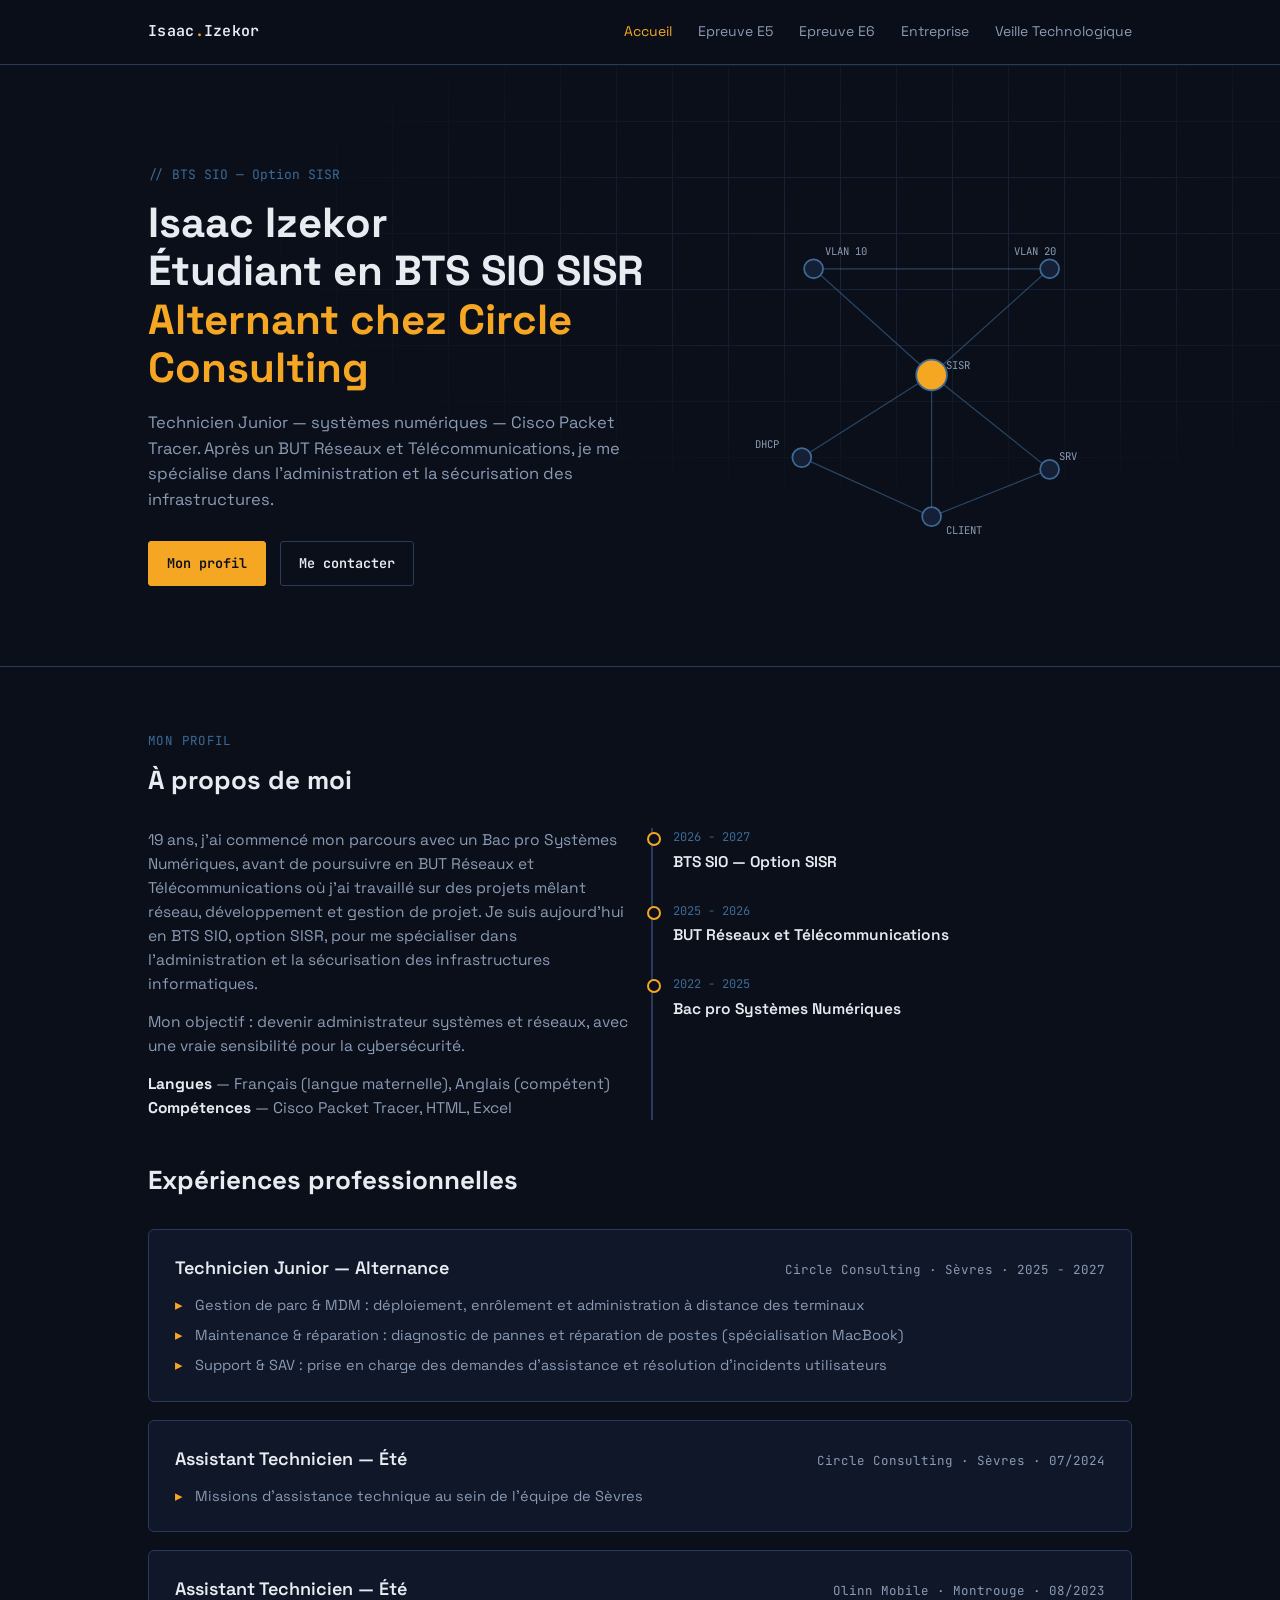
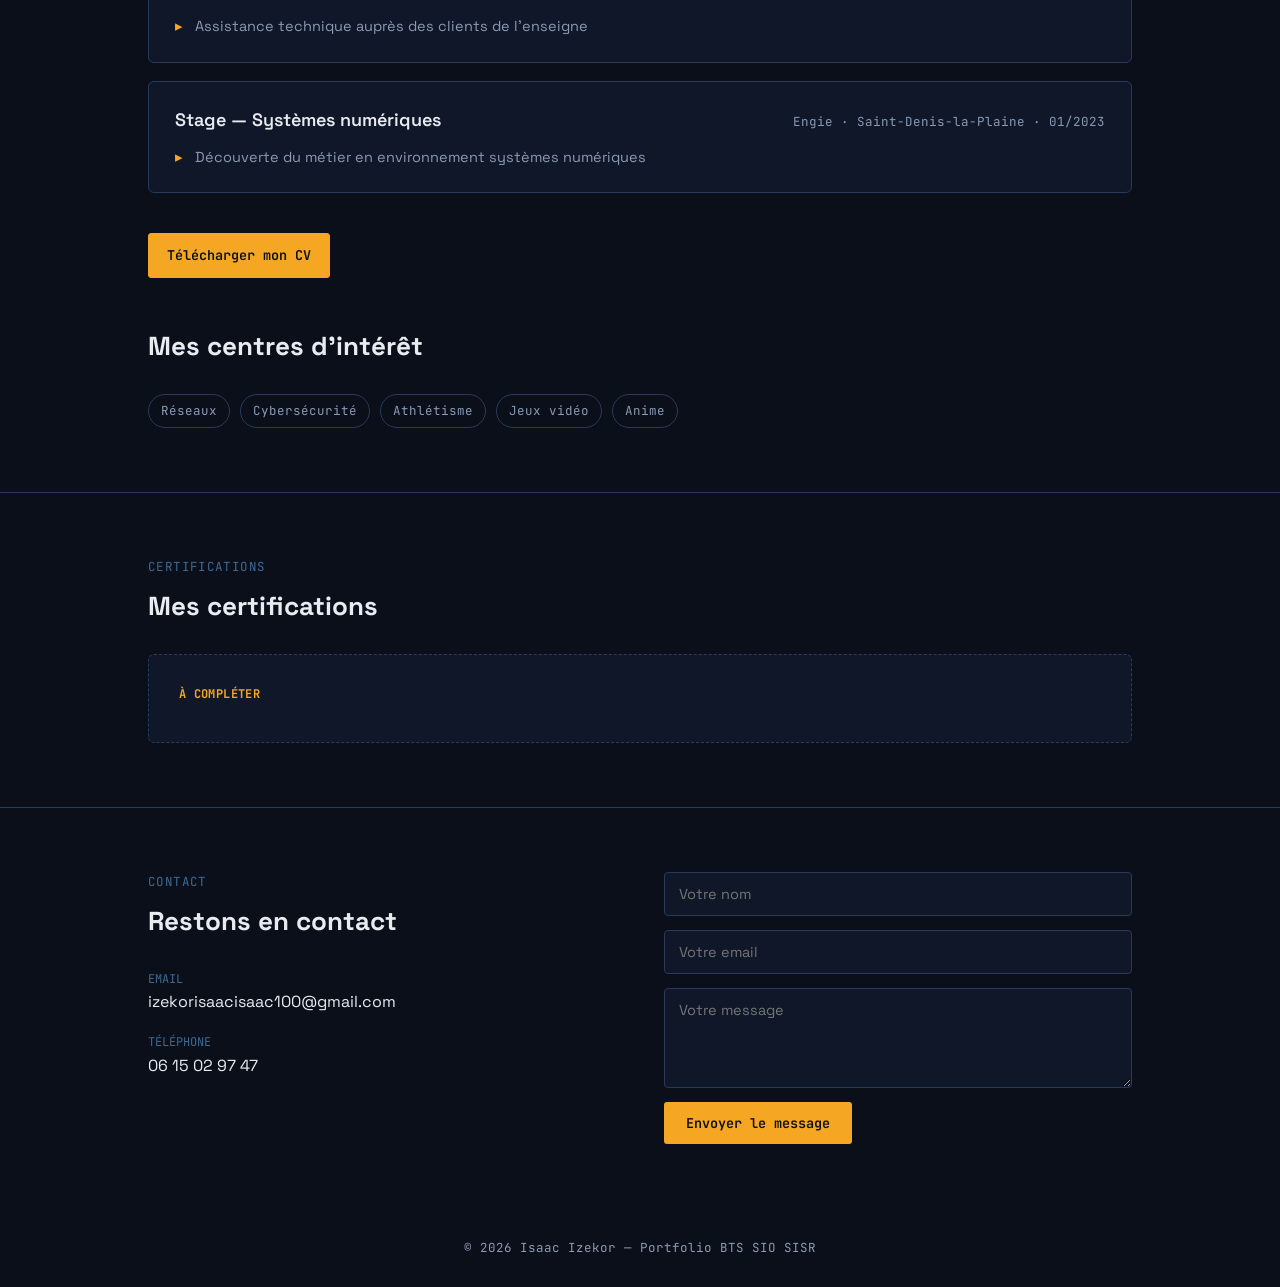
<file: index.html>
<!DOCTYPE html>
<html lang="fr">
<head>
<meta charset="UTF-8">
<meta name="viewport" content="width=device-width, initial-scale=1">
<title>Isaac Izekor — Portfolio BTS SIO SISR</title>
<link rel="preconnect" href="https://fonts.googleapis.com">
<link rel="preconnect" href="https://fonts.gstatic.com" crossorigin>
<link href="https://fonts.googleapis.com/css2?family=Space+Grotesk:wght@400;500;600;700&family=JetBrains+Mono:wght@400;500;600&display=swap" rel="stylesheet">
<link rel="stylesheet" href="style.css">
<style>
.hero{position:relative;padding:100px 0 80px;overflow:hidden;border-bottom:1px solid var(--line);}
.hero-grid{position:absolute;inset:0;opacity:.5;background-image:linear-gradient(to right, var(--line) 1px, transparent 1px),linear-gradient(to bottom, var(--line) 1px, transparent 1px);background-size:56px 56px;mask-image:radial-gradient(ellipse 70% 60% at 70% 30%, black 10%, transparent 75%);}
.hero-inner{position:relative;display:grid;grid-template-columns:1.15fr 0.85fr;gap:40px;align-items:center;}
.hero h1{font-size:42px;}
.hero h1 em{font-style:normal;color:var(--signal);}
.hero p{color:var(--ink-dim);font-size:16.5px;max-width:46ch;margin:18px 0 28px;}
.cta-row{display:flex;gap:14px;flex-wrap:wrap;}
.node-diagram{width:100%;height:auto;}
.node-diagram circle.core{fill:var(--signal);}
.node-diagram circle{fill:var(--navy-800);stroke:var(--wire);stroke-width:1.5;}
.node-diagram line{stroke:var(--wire);stroke-width:1;opacity:.6;}
.node-diagram text{font-family:var(--font-mono);font-size:9px;fill:var(--ink-dim);}
.interests{display:flex;flex-wrap:wrap;gap:10px;}
.interests span{font-family:var(--font-mono);font-size:12.5px;border:1px solid var(--line);color:var(--ink-dim);padding:6px 12px;border-radius:999px;}
</style>
</head>
<body>

<header>
  <nav class="wrap">
    <a class="brand" href="index.html">Isaac<span>.</span>Izekor</a>
    <ul class="navlinks" id="navlinks">
      <li><a href="index.html" class="active">Accueil</a></li>
      <li><a href="e5.html">Epreuve E5</a></li>
      <li><a href="e6.html">Epreuve E6</a></li>
      <li><a href="entreprise.html">Entreprise</a></li>
      <li><a href="veille.html">Veille Technologique</a></li>
    </ul>
    <button class="navtoggle" id="navtoggle" aria-label="Menu">☰</button>
  </nav>
</header>

<section class="hero">
  <div class="hero-grid"></div>
  <div class="wrap hero-inner">
    <div>
      <div class="eyebrow">// BTS SIO — Option SISR</div>
      <h1>Isaac Izekor<br>Étudiant en BTS SIO SISR<br><em>Alternant chez Circle Consulting</em></h1>
      <p>Technicien Junior — systèmes numériques — Cisco Packet Tracer. Après un BUT Réseaux et Télécommunications, je me spécialise dans l'administration et la sécurisation des infrastructures.</p>
      <div class="cta-row">
        <a href="#profil" class="btn btn-primary">Mon profil</a>
        <a href="#contact" class="btn btn-ghost">Me contacter</a>
      </div>
    </div>
    <svg class="node-diagram" viewBox="0 0 340 300" xmlns="http://www.w3.org/2000/svg">
      <line x1="170" y1="150" x2="70" y2="60"></line>
      <line x1="170" y1="150" x2="270" y2="60"></line>
      <line x1="170" y1="150" x2="60" y2="220"></line>
      <line x1="170" y1="150" x2="270" y2="230"></line>
      <line x1="170" y1="150" x2="170" y2="270"></line>
      <line x1="70" y1="60" x2="270" y2="60"></line>
      <line x1="60" y1="220" x2="170" y2="270"></line>
      <line x1="270" y1="230" x2="170" y2="270"></line>
      <circle class="core" cx="170" cy="150" r="13"></circle>
      <circle cx="70" cy="60" r="8"></circle>
      <circle cx="270" cy="60" r="8"></circle>
      <circle cx="60" cy="220" r="8"></circle>
      <circle cx="270" cy="230" r="8"></circle>
      <circle cx="170" cy="270" r="8"></circle>
      <text x="182" y="145">SISR</text>
      <text x="80" y="48">VLAN 10</text>
      <text x="240" y="48">VLAN 20</text>
      <text x="20" y="212">DHCP</text>
      <text x="278" y="222">SRV</text>
      <text x="182" y="285">CLIENT</text>
    </svg>
  </div>
</section>

<section id="profil">
  <div class="wrap">
    <div class="kicker">MON PROFIL</div>
    <h2>À propos de moi</h2>
    <div class="card-grid" style="margin-bottom:40px;">
      <div>
        <p style="color:var(--ink-dim);font-size:15.5px;margin-bottom:14px;">19 ans, j'ai commencé mon parcours avec un Bac pro Systèmes Numériques, avant de poursuivre en BUT Réseaux et Télécommunications où j'ai travaillé sur des projets mêlant réseau, développement et gestion de projet. Je suis aujourd'hui en BTS SIO, option SISR, pour me spécialiser dans l'administration et la sécurisation des infrastructures informatiques.</p>
        <p style="color:var(--ink-dim);font-size:15.5px;">Mon objectif : devenir administrateur systèmes et réseaux, avec une vraie sensibilité pour la cybersécurité.</p>
        <p style="color:var(--ink-dim);font-size:15.5px;margin-top:14px;"><strong style="color:var(--ink);">Langues</strong> — Français (langue maternelle), Anglais (compétent)<br><strong style="color:var(--ink);">Compétences</strong> — Cisco Packet Tracer, HTML, Excel</p>
      </div>
      <div class="timeline">
        <div class="tl-item">
          <div class="tl-date">2026 - 2027</div>
          <div class="tl-title">BTS SIO — Option SISR</div>
        </div>
        <div class="tl-item">
          <div class="tl-date">2025 - 2026</div>
          <div class="tl-title">BUT Réseaux et Télécommunications</div>
        </div>
        <div class="tl-item">
          <div class="tl-date">2022 - 2025</div>
          <div class="tl-title">Bac pro Systèmes Numériques</div>
        </div>
      </div>
    </div>

    <h2>Expériences professionnelles</h2>
    <div style="display:grid;gap:18px;margin-bottom:40px;">
      <div class="exp-card">
        <div class="exp-head"><h3>Technicien Junior — Alternance</h3><span>Circle Consulting · Sèvres · 2025 - 2027</span></div>
        <ul>
          <li>Gestion de parc &amp; MDM : déploiement, enrôlement et administration à distance des terminaux</li>
          <li>Maintenance &amp; réparation : diagnostic de pannes et réparation de postes (spécialisation MacBook)</li>
          <li>Support &amp; SAV : prise en charge des demandes d'assistance et résolution d'incidents utilisateurs</li>
        </ul>
      </div>
      <div class="exp-card">
        <div class="exp-head"><h3>Assistant Technicien — Été</h3><span>Circle Consulting · Sèvres · 07/2024</span></div>
        <ul><li>Missions d'assistance technique au sein de l'équipe de Sèvres</li></ul>
      </div>
      <div class="exp-card">
        <div class="exp-head"><h3>Assistant Technicien — Été</h3><span>Olinn Mobile · Montrouge · 08/2023</span></div>
        <ul><li>Assistance technique auprès des clients de l'enseigne</li></ul>
      </div>
      <div class="exp-card">
        <div class="exp-head"><h3>Stage — Systèmes numériques</h3><span>Engie · Saint-Denis-la-Plaine · 01/2023</span></div>
        <ul><li>Découverte du métier en environnement systèmes numériques</li></ul>
      </div>
    </div>

    <a href="CV_Isaac_Izekor.pdf" target="_blank" rel="noopener" class="btn btn-primary">Télécharger mon CV</a>

    <h2 style="margin-top:48px;">Mes centres d'intérêt</h2>
    <div class="interests">
      <span>Réseaux</span><span>Cybersécurité</span><span>Athlétisme</span><span>Jeux vidéo</span><span>Anime</span>
    </div>
  </div>
</section>

<section id="certifications">
  <div class="wrap">
    <div class="kicker">CERTIFICATIONS</div>
    <h2>Mes certifications</h2>
    <div class="placeholder">
      <strong>À COMPLÉTER</strong>
      
    </div>
  </div>
</section>

<section id="contact" style="border-bottom:none;">
  <div class="wrap contact-grid">
    <div>
      <div class="kicker">CONTACT</div>
      <h2>Restons en contact</h2>
      <div class="contact-list">
        <div class="contact-item"><span class="contact-label">EMAIL</span><span class="contact-value"><a href="mailto:izekorisaacisaac100@gmail.com">izekorisaacisaac100@gmail.com</a></span></div>
        <div class="contact-item"><span class="contact-label">TÉLÉPHONE</span><span class="contact-value"><a href="tel:+33615029747">06 15 02 97 47</a></span></div>
      </div>
    </div>
    <form onsubmit="event.preventDefault(); window.location.href='mailto:izekorisaacisaac100@gmail.com?subject=Contact depuis le portfolio&body='+encodeURIComponent(document.getElementById('msg').value + ' — ' + document.getElementById('from').value);">
      <input type="text" placeholder="Votre nom" required>
      <input type="email" id="from" placeholder="Votre email" required>
      <textarea id="msg" placeholder="Votre message" required></textarea>
      <button type="submit">Envoyer le message</button>
    </form>
  </div>
</section>

<footer>© 2026 Isaac Izekor — Portfolio BTS SIO SISR</footer>

<script>
document.getElementById('navtoggle').addEventListener('click', function(){document.getElementById('navlinks').classList.toggle('open');});
document.querySelectorAll('.navlinks a').forEach(function(a){a.addEventListener('click', function(){document.getElementById('navlinks').classList.remove('open');});});
</script>
</body>
</html>
</file>
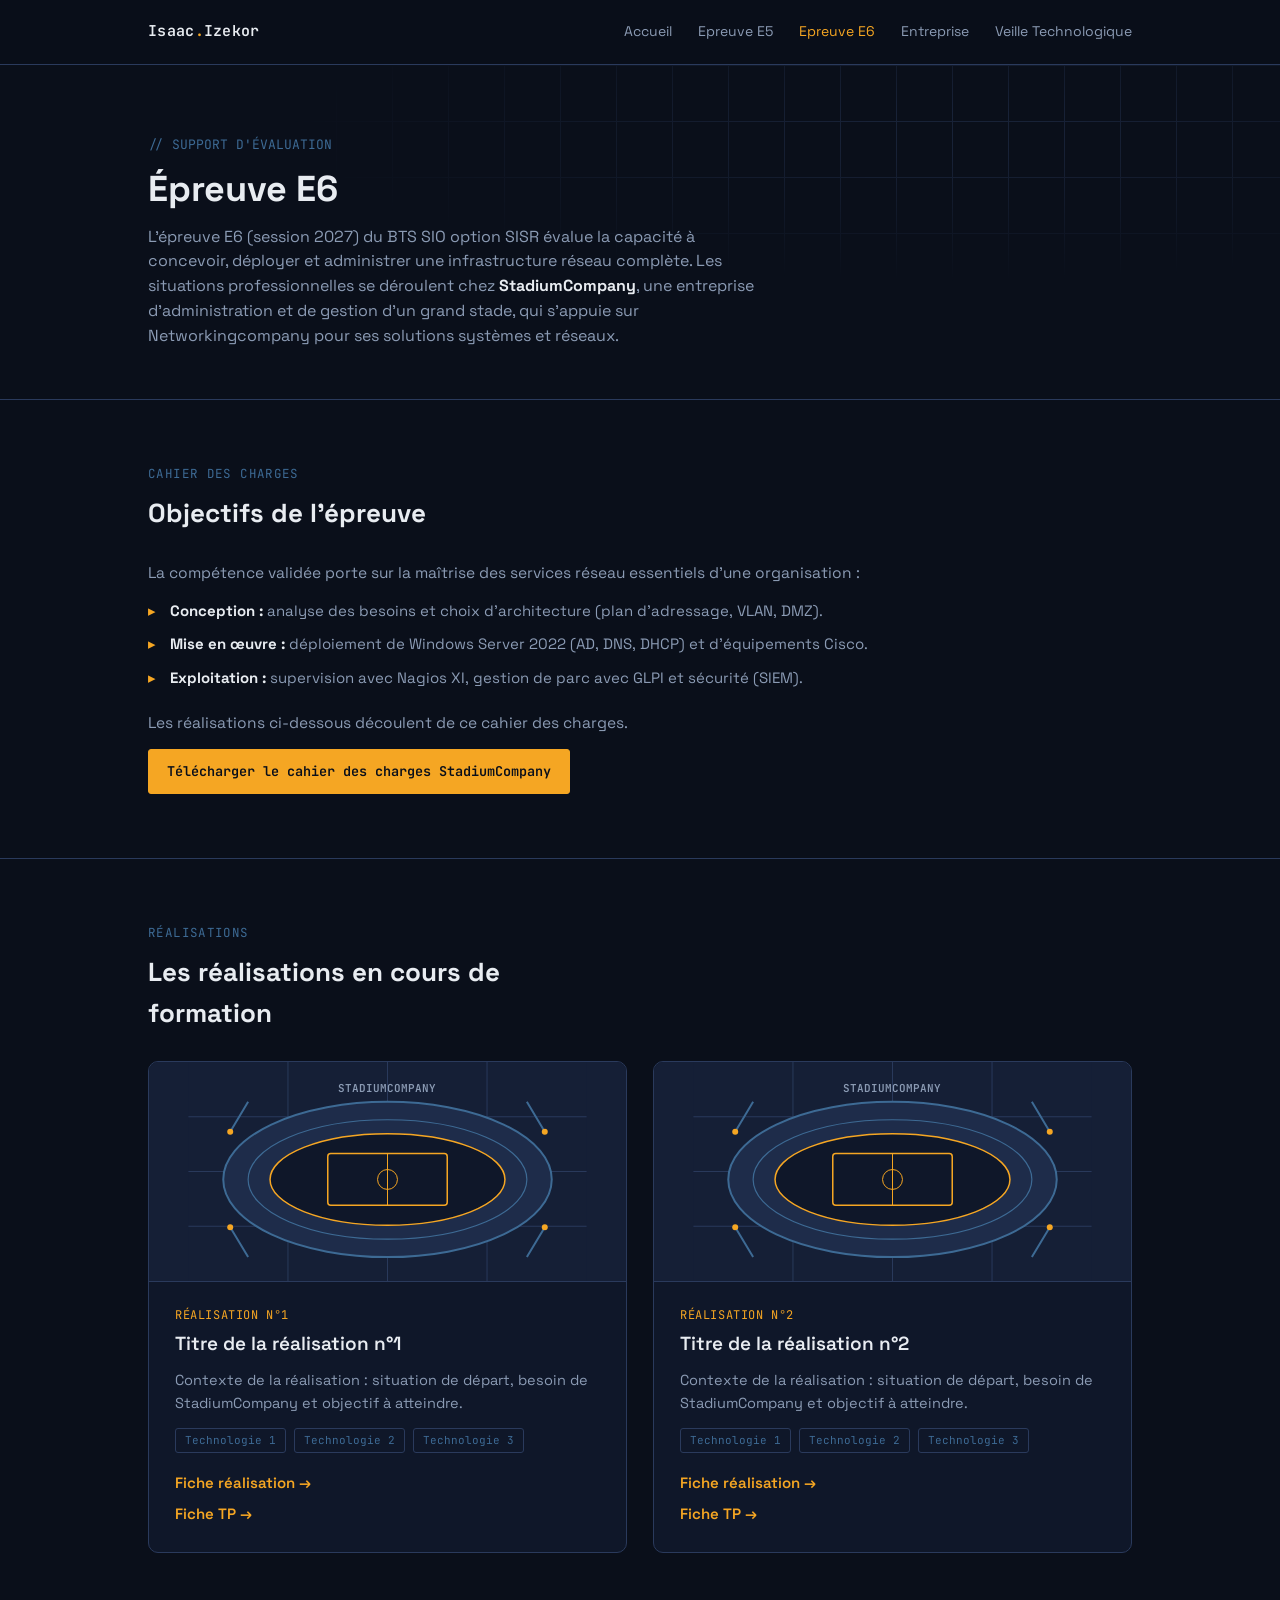
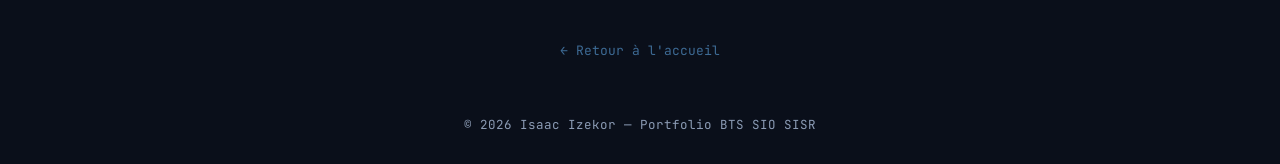
<file: e6.html>
<!DOCTYPE html>
<html lang="fr">
<head>
<meta charset="UTF-8">
<meta name="viewport" content="width=device-width, initial-scale=1">
<title>Épreuve E6 — Isaac Izekor</title>
<link rel="preconnect" href="https://fonts.googleapis.com">
<link rel="preconnect" href="https://fonts.gstatic.com" crossorigin>
<link href="https://fonts.googleapis.com/css2?family=Space+Grotesk:wght@400;500;600;700&family=JetBrains+Mono:wght@400;500;600&display=swap" rel="stylesheet">
<link rel="stylesheet" href="style.css">
<style>
.lead{color:var(--ink-dim);font-size:15.5px;max-width:72ch;margin-bottom:14px;}
.lead strong{color:var(--ink);}
.objlist{list-style:none;display:grid;gap:10px;margin:6px 0 22px;}
.objlist li{padding-left:22px;position:relative;color:var(--ink-dim);font-size:15px;}
.objlist li::before{content:'▸';position:absolute;left:0;color:var(--signal);}
.objlist strong{color:var(--ink);}
.real-grid{display:grid;grid-template-columns:1fr 1fr;gap:26px;}
.real{display:flex;flex-direction:column;background:var(--navy-900);border:1px solid var(--line);border-radius:10px;overflow:hidden;transition:transform .15s,border-color .15s;}
.real:hover{transform:translateY(-3px);border-color:var(--signal);}
.real-visual{height:220px;background:var(--navy-800);border-bottom:1px solid var(--line);overflow:hidden;}
.real-visual svg,.real-visual img{width:100%;height:100%;object-fit:cover;display:block;}
.real-content{padding:24px 26px 26px;display:flex;flex-direction:column;flex:1;}
.real-num{font-family:var(--font-mono);font-size:12px;color:var(--signal);letter-spacing:.05em;margin-bottom:8px;}
.real-content h3{font-size:19px;margin-bottom:12px;line-height:1.3;}
.real-content p{color:var(--ink-dim);font-size:14.5px;flex:1;}
.real-content .tag-row{margin:14px 0 18px;}
.real-links{display:flex;flex-direction:column;gap:8px;}
.real-links a{font-weight:600;font-size:15px;color:var(--signal);text-decoration:none;}
.real-links a:hover{text-decoration:underline;}
.real-links .soon{font-family:var(--font-mono);font-size:12px;color:var(--ink-dim);}
@media (max-width:900px){.real-grid{grid-template-columns:1fr;}}
</style>
</head>
<body>

<header>
  <nav class="wrap">
    <a class="brand" href="index.html">Isaac<span>.</span>Izekor</a>
    <ul class="navlinks" id="navlinks">
      <li><a href="index.html">Accueil</a></li>
      <li><a href="e5.html">Epreuve E5</a></li>
      <li><a href="e6.html" class="active">Epreuve E6</a></li>
      <li><a href="entreprise.html">Entreprise</a></li>
      <li><a href="veille.html">Veille Technologique</a></li>
    </ul>
    <button class="navtoggle" id="navtoggle" aria-label="Menu">☰</button>
  </nav>
</header>

<section class="pagehead">
  <div class="pagehead-grid"></div>
  <div class="wrap">
    <div class="eyebrow">// SUPPORT D'ÉVALUATION</div>
    <h1>Épreuve E6</h1>
    <p>L'épreuve E6 (session 2027) du BTS SIO option SISR évalue la capacité à concevoir, déployer et administrer une infrastructure réseau complète. Les situations professionnelles se déroulent chez <strong style="color:var(--ink);">StadiumCompany</strong>, une entreprise d'administration et de gestion d'un grand stade, qui s'appuie sur Networkingcompany pour ses solutions systèmes et réseaux.</p>
  </div>
</section>

<section>
  <div class="wrap">
    <div class="kicker">CAHIER DES CHARGES</div>
    <h2>Objectifs de l'épreuve</h2>
    <p class="lead">La compétence validée porte sur la maîtrise des services réseau essentiels d'une organisation :</p>
    <ul class="objlist">
      <li><strong>Conception :</strong> analyse des besoins et choix d'architecture (plan d'adressage, VLAN, DMZ).</li>
      <li><strong>Mise en œuvre :</strong> déploiement de Windows Server 2022 (AD, DNS, DHCP) et d'équipements Cisco.</li>
      <li><strong>Exploitation :</strong> supervision avec Nagios XI, gestion de parc avec GLPI et sécurité (SIEM).</li>
    </ul>
    <p class="lead">Les réalisations ci-dessous découlent de ce cahier des charges.</p>
    <a class="btn btn-primary" href="Cahier_des_Charges_StadiumCompany_E6-IRIS-Paris.pdf" target="_blank" rel="noopener">Télécharger le cahier des charges StadiumCompany</a>
  </div>
</section>

<section style="border-bottom:none;">
  <div class="wrap">
    <div class="kicker">RÉALISATIONS</div>
    <h2>Les réalisations en cours de formation</h2>

    <!-- Chaque réalisation = un bloc <article class="real"> … </article>.
         Pour en ajouter une : copier-coller un bloc complet à la suite et changer le numéro. -->
    <div class="real-grid">

      <!-- ========== RÉALISATION N°1 ========== -->
      <article class="real">
        <div class="real-visual">
          <!-- VISUEL : garder le dessin SVG ci-dessous, OU le remplacer par :
               <img src="images/realisation-1.jpg" alt=""> -->
          <svg viewBox="0 0 400 220" xmlns="http://www.w3.org/2000/svg" aria-hidden="true">
          <rect width="400" height="220" fill="#151f36"/>
          <g stroke="#2a3a5c"><path d="M0 55h400M0 110h400M0 165h400M100 0v220M200 0v220M300 0v220"/></g>
          <ellipse cx="200" cy="118" rx="165" ry="78" fill="#1e2c4a" stroke="#3d6a94" stroke-width="2"/>
          <ellipse cx="200" cy="118" rx="140" ry="60" fill="none" stroke="#3d6a94" stroke-width="1.2"/>
          <ellipse cx="200" cy="118" rx="118" ry="46" fill="#0f1729" stroke="#f5a623" stroke-width="1.5"/>
          <rect x="140" y="92" width="120" height="52" rx="3" fill="none" stroke="#f5a623" stroke-width="1.5"/>
          <path d="M200 92v52" stroke="#f5a623" stroke-width="1"/><circle cx="200" cy="118" r="10" fill="none" stroke="#f5a623" stroke-width="1"/>
          <g stroke="#3d6a94" stroke-width="2"><path d="M60 40l-18 30M340 40l18 30M60 196l-18-30M340 196l18-30"/></g>
          <g fill="#f5a623"><circle cx="42" cy="70" r="3"/><circle cx="358" cy="70" r="3"/><circle cx="42" cy="166" r="3"/><circle cx="358" cy="166" r="3"/></g>
          <text x="200" y="30" text-anchor="middle" font-family="JetBrains Mono,monospace" font-size="11" font-weight="600" fill="#8b9bb4">STADIUMCOMPANY</text>
        </svg>
        </div>
        <div class="real-content">
          <div class="real-num">RÉALISATION N°1</div>
          <!-- TITRE de la réalisation -->
          <h3>Titre de la réalisation n°1</h3>
          <!-- CONTEXTE / description (3-4 lignes) -->
          <p>Contexte de la réalisation : situation de départ, besoin de StadiumCompany et objectif à atteindre.</p>
          <!-- TAGS : technologies utilisées (ajouter / supprimer des <span class="tag">) -->
          <div class="tag-row"><span class="tag">Technologie 1</span><span class="tag">Technologie 2</span><span class="tag">Technologie 3</span></div>
          <!-- LIENS : déposer les PDF dans le dossier docs/ et mettre leur nom exact ci-dessous.
               Supprimer la ligne « Fiche TP » s'il n'y a pas de TP associé. -->
          <div class="real-links">
            <a href="BTS_SIO_E6_Réalisation_1 - Isaac IZEKOR.pdf" target="_blank" rel="noopener">Fiche réalisation →</a>
            <a href="TP Réalisation 1.pdf" target="_blank" rel="noopener">Fiche TP →</a>
          </div>
        </div>
      </article>

      <!-- ========== RÉALISATION N°2 ========== -->
      <article class="real">
        <div class="real-visual">
          <!-- VISUEL : garder le dessin SVG ci-dessous, OU le remplacer par :
               <img src="images/realisation-2.jpg" alt=""> -->
          <svg viewBox="0 0 400 220" xmlns="http://www.w3.org/2000/svg" aria-hidden="true">
          <rect width="400" height="220" fill="#151f36"/>
          <g stroke="#2a3a5c"><path d="M0 55h400M0 110h400M0 165h400M100 0v220M200 0v220M300 0v220"/></g>
          <ellipse cx="200" cy="118" rx="165" ry="78" fill="#1e2c4a" stroke="#3d6a94" stroke-width="2"/>
          <ellipse cx="200" cy="118" rx="140" ry="60" fill="none" stroke="#3d6a94" stroke-width="1.2"/>
          <ellipse cx="200" cy="118" rx="118" ry="46" fill="#0f1729" stroke="#f5a623" stroke-width="1.5"/>
          <rect x="140" y="92" width="120" height="52" rx="3" fill="none" stroke="#f5a623" stroke-width="1.5"/>
          <path d="M200 92v52" stroke="#f5a623" stroke-width="1"/><circle cx="200" cy="118" r="10" fill="none" stroke="#f5a623" stroke-width="1"/>
          <g stroke="#3d6a94" stroke-width="2"><path d="M60 40l-18 30M340 40l18 30M60 196l-18-30M340 196l18-30"/></g>
          <g fill="#f5a623"><circle cx="42" cy="70" r="3"/><circle cx="358" cy="70" r="3"/><circle cx="42" cy="166" r="3"/><circle cx="358" cy="166" r="3"/></g>
          <text x="200" y="30" text-anchor="middle" font-family="JetBrains Mono,monospace" font-size="11" font-weight="600" fill="#8b9bb4">STADIUMCOMPANY</text>
        </svg>
        </div>
        <div class="real-content">
          <div class="real-num">RÉALISATION N°2</div>
          <!-- TITRE de la réalisation -->
          <h3>Titre de la réalisation n°2</h3>
          <!-- CONTEXTE / description (3-4 lignes) -->
          <p>Contexte de la réalisation : situation de départ, besoin de StadiumCompany et objectif à atteindre.</p>
          <!-- TAGS : technologies utilisées (ajouter / supprimer des <span class="tag">) -->
          <div class="tag-row"><span class="tag">Technologie 1</span><span class="tag">Technologie 2</span><span class="tag">Technologie 3</span></div>
          <!-- LIENS : déposer les PDF dans le dossier docs/ et mettre leur nom exact ci-dessous.
               Supprimer la ligne « Fiche TP » s'il n'y a pas de TP associé. -->
          <div class="real-links">
            <a href="BTS_SIO_E6_Réalisation_2 - Isaac IZEKOR.pdf" target="_blank" rel="noopener">Fiche réalisation →</a>
            <a href="TP Réalisation 1.pdf" target="_blank" rel="noopener">Fiche TP →</a>
          </div>
        </div>
      </article>

    </div>

  </div>
</section>

<a class="backhome" href="index.html">← Retour à l'accueil</a>
<footer>© 2026 Isaac Izekor — Portfolio BTS SIO SISR</footer>

<script>
document.getElementById('navtoggle').addEventListener('click', function(){document.getElementById('navlinks').classList.toggle('open');});
document.querySelectorAll('.navlinks a').forEach(function(a){a.addEventListener('click', function(){document.getElementById('navlinks').classList.remove('open');});});
</script>
</body>
</html>
</file>
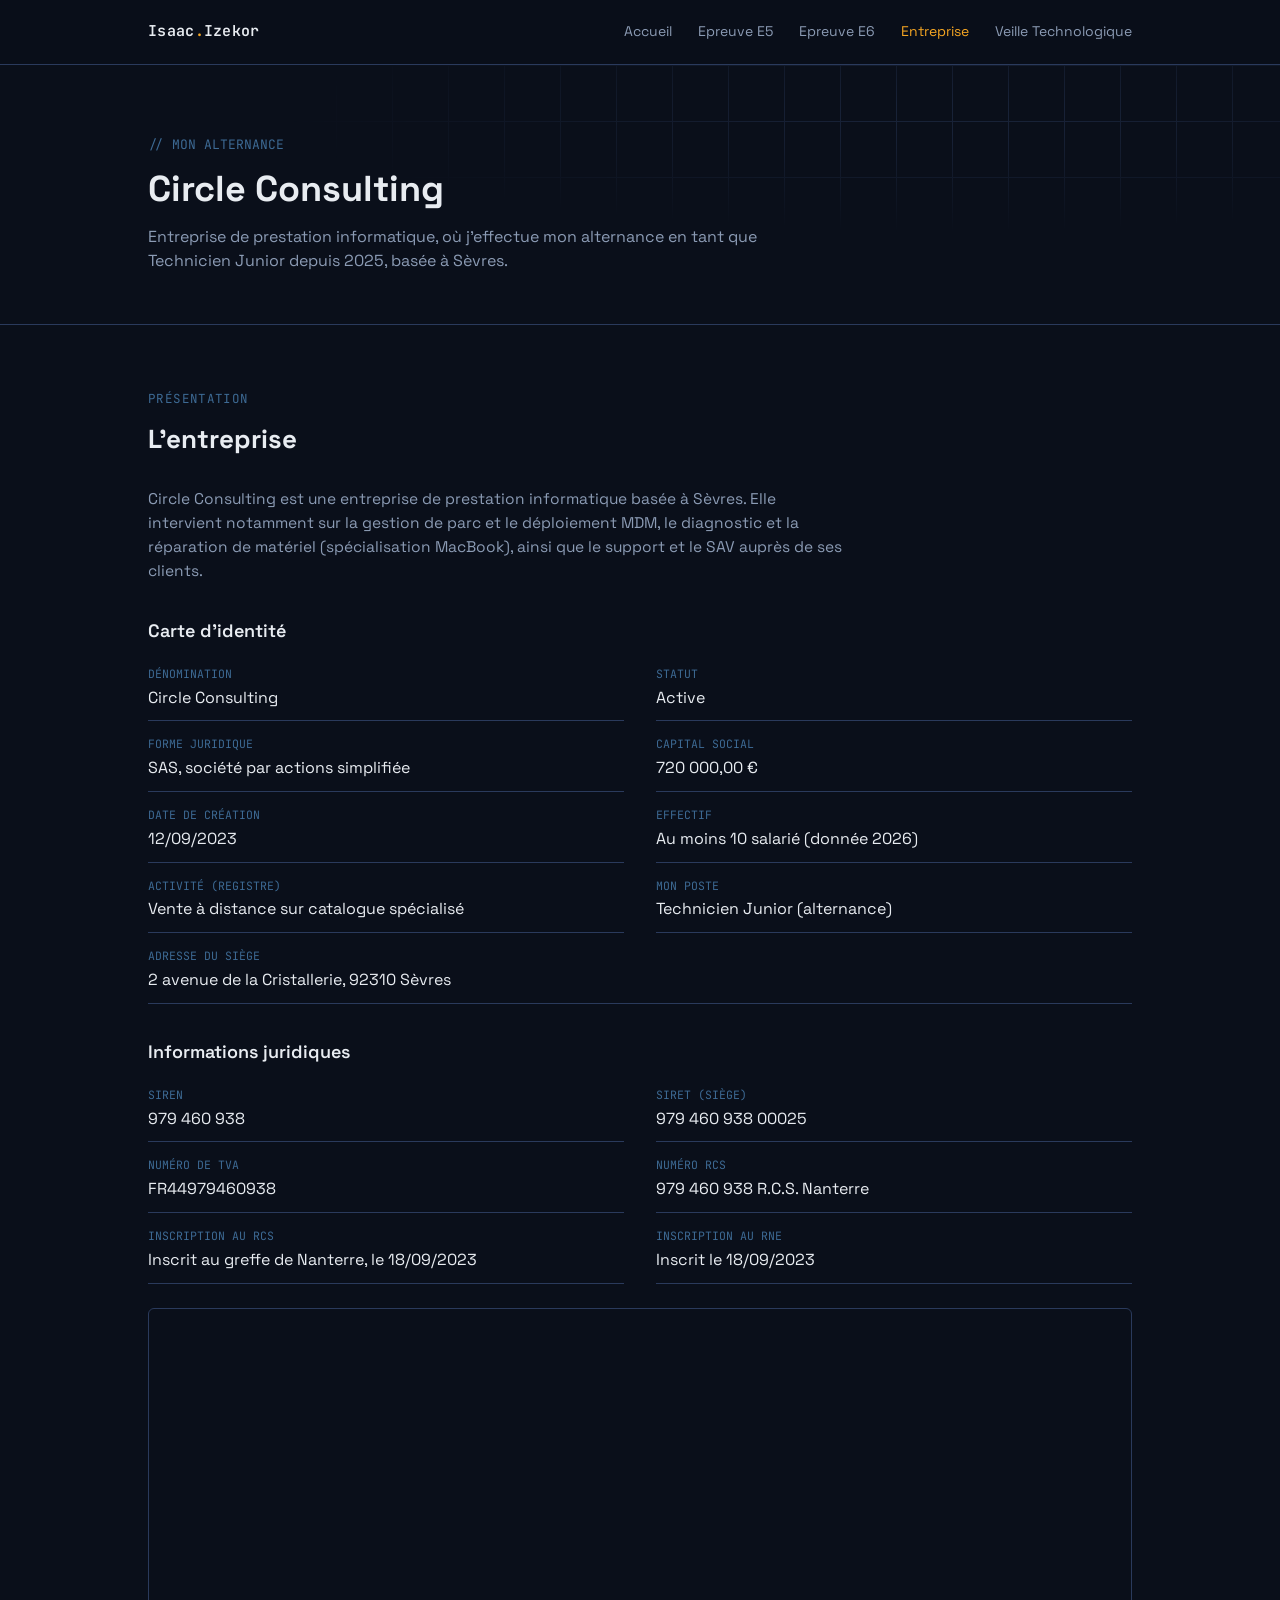
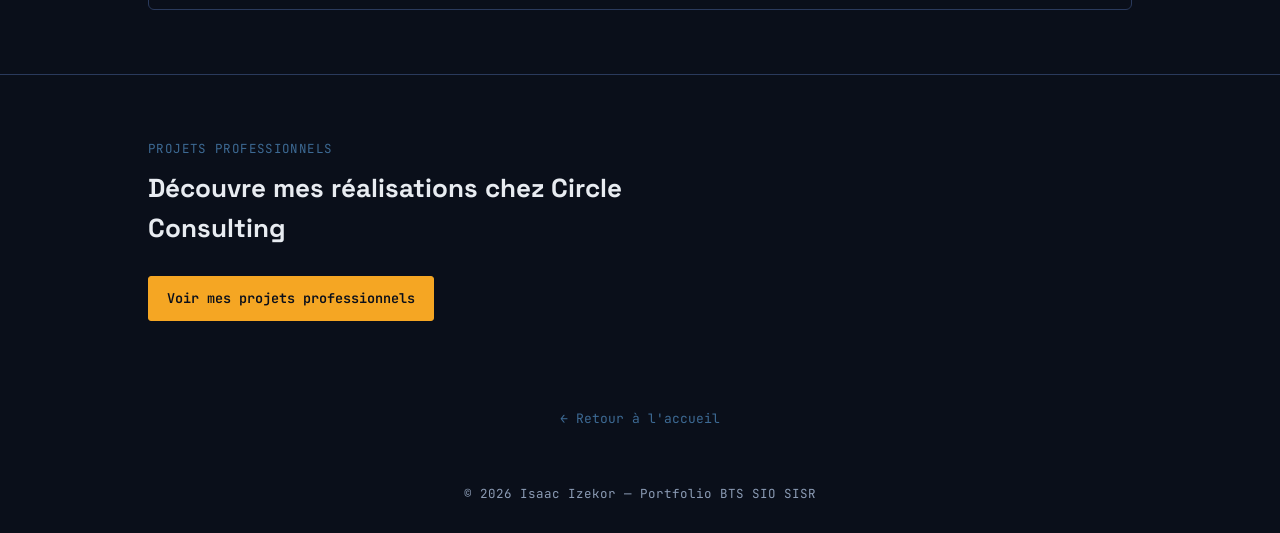
<file: entreprise.html>
<!DOCTYPE html>
<html lang="fr">
<head>
<meta charset="UTF-8">
<meta name="viewport" content="width=device-width, initial-scale=1">
<title>Entreprise — Isaac Izekor</title>
<link rel="preconnect" href="https://fonts.googleapis.com">
<link rel="preconnect" href="https://fonts.gstatic.com" crossorigin>
<link href="https://fonts.googleapis.com/css2?family=Space+Grotesk:wght@400;500;600;700&family=JetBrains+Mono:wght@400;500;600&display=swap" rel="stylesheet">
<link rel="stylesheet" href="style.css">
<style>
.identity{display:grid;grid-template-columns:repeat(2,1fr);gap:14px 32px;margin-top:20px;}
.identity div{border-bottom:1px solid var(--line);padding-bottom:10px;}
.identity .label{font-family:var(--font-mono);font-size:11.5px;color:var(--wire);display:block;margin-bottom:3px;}
.map-embed{border:1px solid var(--line);border-radius:6px;overflow:hidden;margin-top:24px;}
.map-embed iframe{width:100%;height:300px;border:0;display:block;}
</style>
</head>
<body>

<header>
  <nav class="wrap">
    <a class="brand" href="index.html">Isaac<span>.</span>Izekor</a>
    <ul class="navlinks" id="navlinks">
      <li><a href="index.html">Accueil</a></li>
      <li><a href="e5.html">Epreuve E5</a></li>
      <li><a href="e6.html">Epreuve E6</a></li>
      <li><a href="entreprise.html" class="active">Entreprise</a></li>
      <li><a href="veille.html">Veille Technologique</a></li>
    </ul>
    <button class="navtoggle" id="navtoggle" aria-label="Menu">☰</button>
  </nav>
</header>

<section class="pagehead">
  <div class="pagehead-grid"></div>
  <div class="wrap">
    <div class="eyebrow">// MON ALTERNANCE</div>
    <h1>Circle Consulting</h1>
    <p>Entreprise de prestation informatique, où j'effectue mon alternance en tant que Technicien Junior depuis 2025, basée à Sèvres.</p>
  </div>
</section>

<section>
  <div class="wrap">
    <div class="kicker">PRÉSENTATION</div>
    <h2>L'entreprise</h2>
    <p style="color:var(--ink-dim);font-size:15.5px;max-width:70ch;">Circle Consulting est une entreprise de prestation informatique basée à Sèvres. Elle intervient notamment sur la gestion de parc et le déploiement MDM, le diagnostic et la réparation de matériel (spécialisation MacBook), ainsi que le support et le SAV auprès de ses clients.</p>

    <h3 style="margin:34px 0 4px;">Carte d'identité</h3>
    <div class="identity">
      <div><span class="label">DÉNOMINATION</span>Circle Consulting</div>
      <div><span class="label">STATUT</span>Active</div>
      <div><span class="label">FORME JURIDIQUE</span>SAS, société par actions simplifiée</div>
      <div><span class="label">CAPITAL SOCIAL</span>720 000,00 €</div>
      <div><span class="label">DATE DE CRÉATION</span>12/09/2023</div>
      <div><span class="label">EFFECTIF</span>Au moins 10 salarié (donnée 2026)</div>
      <div><span class="label">ACTIVITÉ (REGISTRE)</span>Vente à distance sur catalogue spécialisé</div>
      <div><span class="label">MON POSTE</span>Technicien Junior (alternance)</div>
      <div style="grid-column:1/-1;"><span class="label">ADRESSE DU SIÈGE</span>2 avenue de la Cristallerie, 92310 Sèvres</div>
    </div>

    <h3 style="margin:34px 0 4px;">Informations juridiques</h3>
    <div class="identity">
      <div><span class="label">SIREN</span>979 460 938</div>
      <div><span class="label">SIRET (SIÈGE)</span>979 460 938 00025</div>
      <div><span class="label">NUMÉRO DE TVA</span>FR44979460938</div>
      <div><span class="label">NUMÉRO RCS</span>979 460 938 R.C.S. Nanterre</div>
      <div><span class="label">INSCRIPTION AU RCS</span>Inscrit au greffe de Nanterre, le 18/09/2023</div>
      <div><span class="label">INSCRIPTION AU RNE</span>Inscrit le 18/09/2023</div>
    </div>

    <div class="map-embed">
      <iframe src="https://www.google.com/maps?q=2+avenue+de+la+Cristallerie,+92310+Sèvres,+France&output=embed" loading="lazy" referrerpolicy="no-referrer-when-downgrade"></iframe>
    </div>
  </div>
</section>

<section style="border-bottom:none;">
  <div class="wrap">
    <div class="kicker">PROJETS PROFESSIONNELS</div>
    <h2>Découvre mes réalisations chez Circle Consulting</h2>
    <a href="e5.html" class="btn btn-primary">Voir mes projets professionnels</a>
  </div>
</section>

<a class="backhome" href="index.html">← Retour à l'accueil</a>
<footer>© 2026 Isaac Izekor — Portfolio BTS SIO SISR</footer>

<script>
document.getElementById('navtoggle').addEventListener('click', function(){document.getElementById('navlinks').classList.toggle('open');});
document.querySelectorAll('.navlinks a').forEach(function(a){a.addEventListener('click', function(){document.getElementById('navlinks').classList.remove('open');});});
</script>
</body>
</html>
</file>
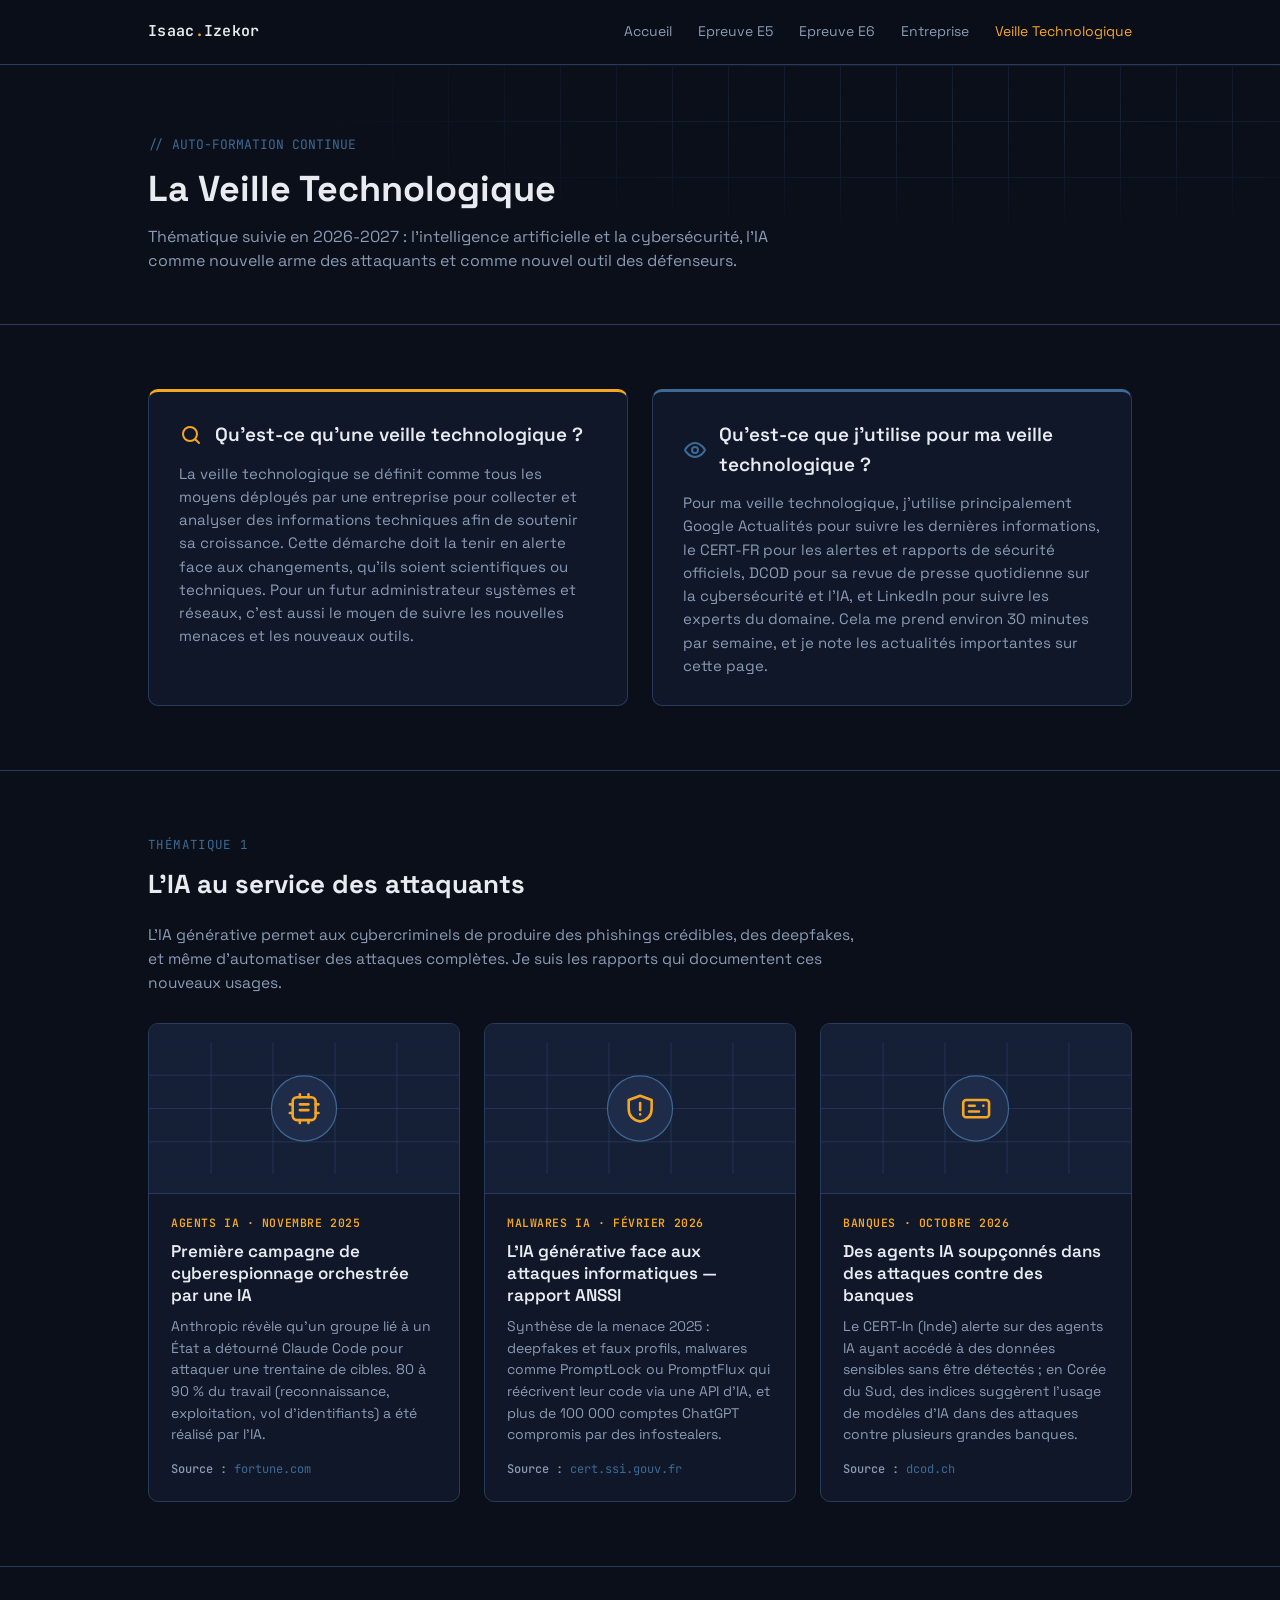
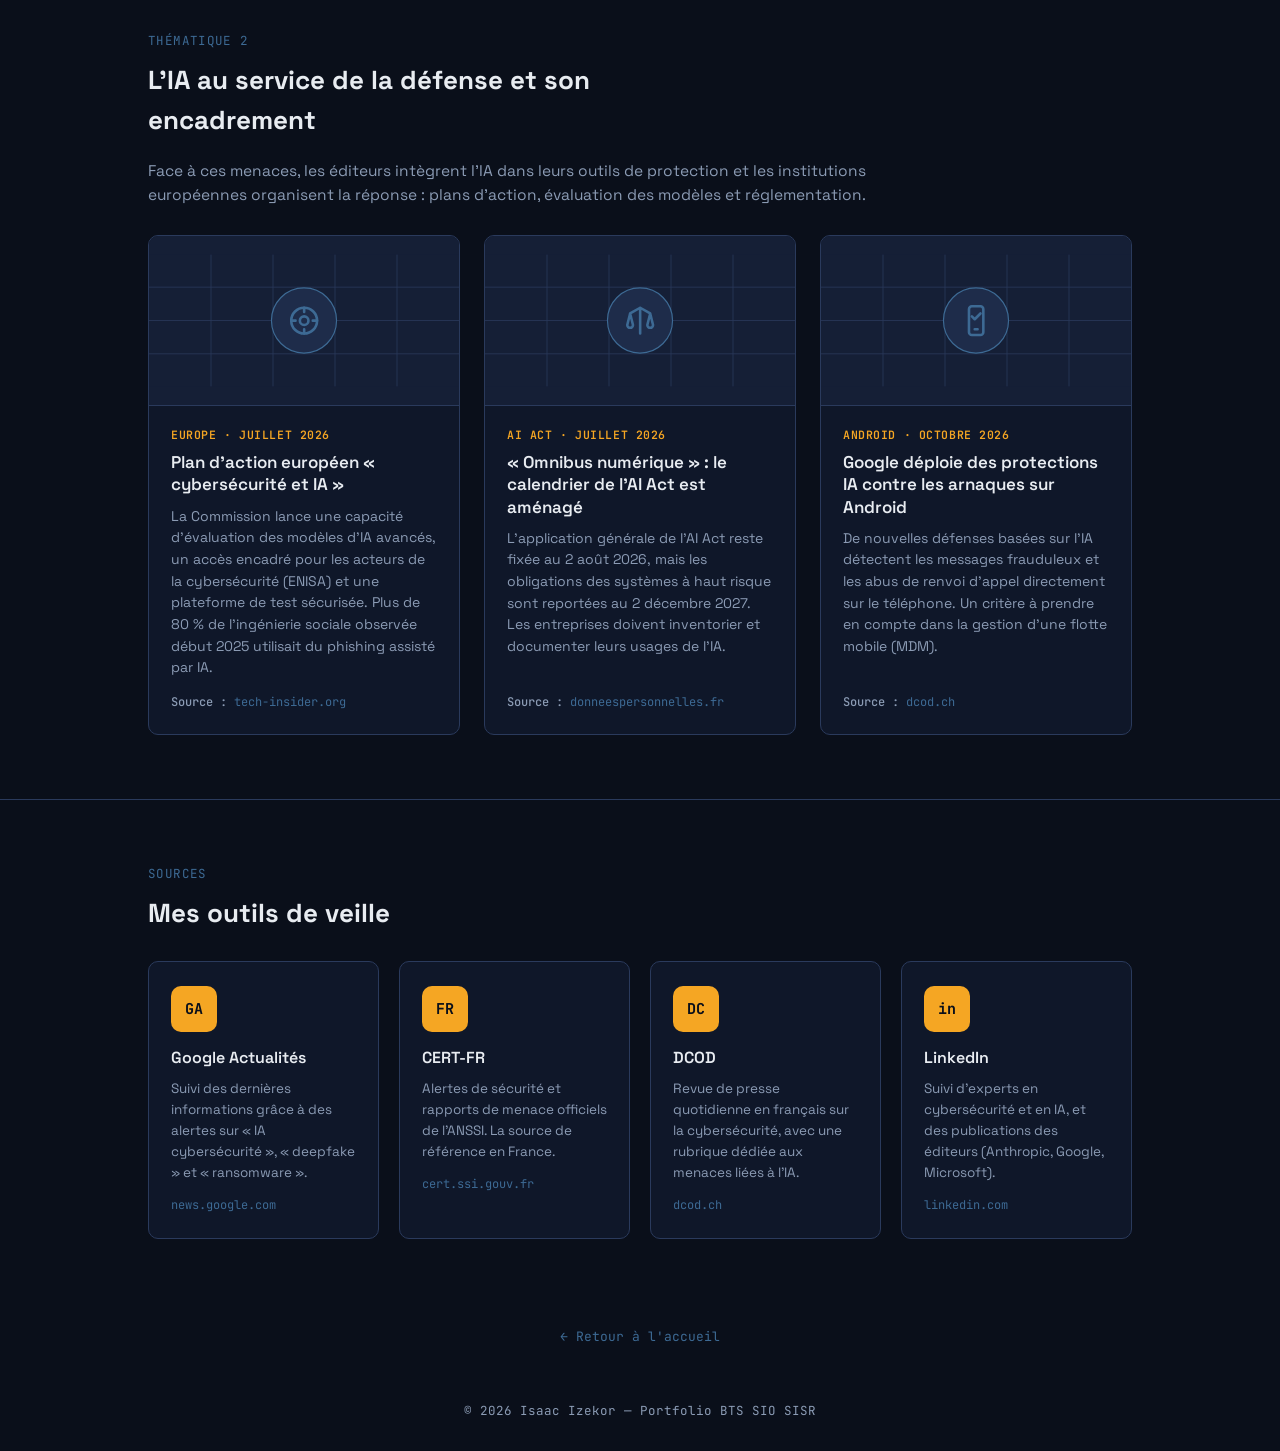
<file: veille.html>
<!DOCTYPE html>
<html lang="fr">
<head>
<meta charset="UTF-8">
<meta name="viewport" content="width=device-width, initial-scale=1">
<title>Veille Technologique — Isaac Izekor</title>
<link rel="preconnect" href="https://fonts.googleapis.com">
<link rel="preconnect" href="https://fonts.gstatic.com" crossorigin>
<link href="https://fonts.googleapis.com/css2?family=Space+Grotesk:wght@400;500;600;700&family=JetBrains+Mono:wght@400;500;600&display=swap" rel="stylesheet">
<link rel="stylesheet" href="style.css">
<style>
/* intro : deux cartes */
.intro-grid{display:grid;grid-template-columns:1fr 1fr;gap:24px;}
.intro{background:var(--navy-900);border:1px solid var(--line);border-top:3px solid var(--signal);border-radius:10px;padding:28px 30px;}
.intro.alt{border-top-color:var(--wire);}
.intro h3{font-size:19px;margin-bottom:12px;display:flex;align-items:center;gap:12px;}
.intro h3 svg{width:24px;height:24px;flex:none;fill:none;stroke:var(--signal);stroke-width:2;stroke-linecap:round;stroke-linejoin:round;}
.intro.alt h3 svg{stroke:var(--wire);}
.intro p{color:var(--ink-dim);font-size:15px;}
/* thématiques */
.theme-desc{color:var(--ink-dim);font-size:15.5px;max-width:72ch;margin:-10px 0 28px;}
.art-grid{display:grid;grid-template-columns:repeat(3,1fr);gap:24px;}
.art{display:flex;flex-direction:column;background:var(--navy-900);border:1px solid var(--line);border-radius:10px;overflow:hidden;text-decoration:none;transition:transform .15s,border-color .15s;}
.art:hover{transform:translateY(-3px);border-color:var(--signal);}
.art-cover{height:170px;background:var(--navy-800);border-bottom:1px solid var(--line);overflow:hidden;}
.art-cover img,.art-cover svg{width:100%;height:100%;display:block;}
.art-cover img{object-fit:cover;}
.art-body{padding:20px 22px 22px;display:flex;flex-direction:column;flex:1;}
.art-label{font-family:var(--font-mono);font-size:11.5px;font-weight:600;letter-spacing:.05em;text-transform:uppercase;color:var(--signal);margin-bottom:8px;}
.art h3{font-size:17px;margin-bottom:10px;line-height:1.3;}
.art p{color:var(--ink-dim);font-size:14px;flex:1;}
.art-src{margin-top:14px;font-family:var(--font-mono);font-size:12px;color:var(--wire);}
.art-src strong{color:var(--ink-dim);font-weight:500;}
/* outils */
.tools-grid{display:grid;grid-template-columns:repeat(4,1fr);gap:20px;}
.tool{background:var(--navy-900);border:1px solid var(--line);border-radius:10px;padding:24px 22px;text-decoration:none;display:block;transition:border-color .15s;}
.tool:hover{border-color:var(--signal);}
.tool .sigle{width:46px;height:46px;border-radius:10px;background:var(--signal);color:var(--navy-950);font-family:var(--font-mono);font-weight:700;font-size:15px;display:flex;align-items:center;justify-content:center;margin-bottom:14px;}
.tool h3{font-size:16px;margin-bottom:8px;}
.tool p{color:var(--ink-dim);font-size:13.5px;}
.tool .site{display:block;margin-top:12px;font-family:var(--font-mono);font-size:12px;color:var(--wire);}
@media (max-width:1000px){.art-grid{grid-template-columns:repeat(2,1fr);}.tools-grid{grid-template-columns:repeat(2,1fr);}}
@media (max-width:640px){.intro-grid,.art-grid,.tools-grid{grid-template-columns:1fr;}}
</style>
</head>
<body>

<header>
  <nav class="wrap">
    <a class="brand" href="index.html">Isaac<span>.</span>Izekor</a>
    <ul class="navlinks" id="navlinks">
      <li><a href="index.html">Accueil</a></li>
      <li><a href="e5.html">Epreuve E5</a></li>
      <li><a href="e6.html">Epreuve E6</a></li>
      <li><a href="entreprise.html">Entreprise</a></li>
      <li><a href="veille.html" class="active">Veille Technologique</a></li>
    </ul>
    <button class="navtoggle" id="navtoggle" aria-label="Menu">☰</button>
  </nav>
</header>

<section class="pagehead">
  <div class="pagehead-grid"></div>
  <div class="wrap">
    <div class="eyebrow">// AUTO-FORMATION CONTINUE</div>
    <h1>La Veille Technologique</h1>
    <p>Thématique suivie en 2026-2027 : l'intelligence artificielle et la cybersécurité, l'IA comme nouvelle arme des attaquants et comme nouvel outil des défenseurs.</p>
  </div>
</section>

<section>
  <div class="wrap">
    <div class="intro-grid">
      <div class="intro">
        <h3><svg viewBox="0 0 24 24"><circle cx="11" cy="11" r="7"/><path d="M20 20l-3.5-3.5"/></svg>Qu'est-ce qu'une veille technologique ?</h3>
        <p>La veille technologique se définit comme tous les moyens déployés par une entreprise pour collecter et analyser des informations techniques afin de soutenir sa croissance. Cette démarche doit la tenir en alerte face aux changements, qu'ils soient scientifiques ou techniques. Pour un futur administrateur systèmes et réseaux, c'est aussi le moyen de suivre les nouvelles menaces et les nouveaux outils.</p>
      </div>
      <div class="intro alt">
        <h3><svg viewBox="0 0 24 24"><path d="M2 12s3.5-7 10-7 10 7 10 7-3.5 7-10 7S2 12 2 12z"/><circle cx="12" cy="12" r="3"/></svg>Qu'est-ce que j'utilise pour ma veille technologique ?</h3>
        <p>Pour ma veille technologique, j'utilise principalement Google Actualités pour suivre les dernières informations, le CERT-FR pour les alertes et rapports de sécurité officiels, DCOD pour sa revue de presse quotidienne sur la cybersécurité et l'IA, et LinkedIn pour suivre les experts du domaine. Cela me prend environ 30 minutes par semaine, et je note les actualités importantes sur cette page.</p>
      </div>
    </div>
  </div>
</section>

<section>
  <div class="wrap">
    <div class="kicker">THÉMATIQUE 1</div>
    <h2>L'IA au service des attaquants</h2>
    <p class="theme-desc">L'IA générative permet aux cybercriminels de produire des phishings crédibles, des deepfakes, et même d'automatiser des attaques complètes. Je suis les rapports qui documentent ces nouveaux usages.</p>
    <div class="art-grid">

      <a class="art" href="https://www.fortune.com/2025/11/14/anthropic-disrupted-first-documented-large-scale-ai-cyberattack-claude-agentic" target="_blank" rel="noopener">
        <div class="art-cover">
          <svg viewBox="0 0 400 170" xmlns="http://www.w3.org/2000/svg" aria-hidden="true"><rect width="400" height="170" fill="#151f36"/><g stroke="#2a3a5c"><path d="M0 42h400M0 85h400M0 128h400M80 0v170M160 0v170M240 0v170M320 0v170"/></g><circle cx="200" cy="85" r="42" fill="#1e2c4a" stroke="#3d6a94" stroke-width="1.5"/><g transform="translate(178,63) scale(1.85)" fill="none" stroke="#f5a623" stroke-width="1.8" stroke-linecap="round" stroke-linejoin="round"><rect x="4" y="4" width="16" height="16" rx="3"/><path d="M9 9h6M9 13h6M2 9h2M2 15h2M20 9h2M20 15h2M9 2v2M15 2v2M9 20v2M15 20v2"/></g></svg>
        </div>
        <div class="art-body">
          <div class="art-label">Agents IA · Novembre 2025</div>
          <h3>Première campagne de cyberespionnage orchestrée par une IA</h3>
          <p>Anthropic révèle qu'un groupe lié à un État a détourné Claude Code pour attaquer une trentaine de cibles. 80 à 90 % du travail (reconnaissance, exploitation, vol d'identifiants) a été réalisé par l'IA.</p>
          <div class="art-src"><strong>Source :</strong> fortune.com</div>
        </div>
      </a>

      <a class="art" href="https://cert.cyber.gouv.fr/uploads/CERTFR-2026-CTI-001.pdf" target="_blank" rel="noopener">
        <div class="art-cover">
          <svg viewBox="0 0 400 170" xmlns="http://www.w3.org/2000/svg" aria-hidden="true"><rect width="400" height="170" fill="#151f36"/><g stroke="#2a3a5c"><path d="M0 42h400M0 85h400M0 128h400M80 0v170M160 0v170M240 0v170M320 0v170"/></g><circle cx="200" cy="85" r="42" fill="#1e2c4a" stroke="#3d6a94" stroke-width="1.5"/><g transform="translate(178,63) scale(1.85)" fill="none" stroke="#f5a623" stroke-width="1.8" stroke-linecap="round" stroke-linejoin="round"><path d="M12 3l8 3v6c0 5-3.5 8-8 9-4.5-1-8-4-8-9V6l8-3z"/><path d="M12 8v5M12 16h.01"/></g></svg>
        </div>
        <div class="art-body">
          <div class="art-label">Malwares IA · Février 2026</div>
          <h3>L'IA générative face aux attaques informatiques — rapport ANSSI</h3>
          <p>Synthèse de la menace 2025 : deepfakes et faux profils, malwares comme PromptLock ou PromptFlux qui réécrivent leur code via une API d'IA, et plus de 100 000 comptes ChatGPT compromis par des infostealers.</p>
          <div class="art-src"><strong>Source :</strong> cert.ssi.gouv.fr</div>
        </div>
      </a>

      <a class="art" href="https://dcod.ch/2026/10/21/menaces-ia-14-derives-et-avancees-cles-du-21-octobre-2026-dont-openai/" target="_blank" rel="noopener">
        <div class="art-cover">
          <svg viewBox="0 0 400 170" xmlns="http://www.w3.org/2000/svg" aria-hidden="true"><rect width="400" height="170" fill="#151f36"/><g stroke="#2a3a5c"><path d="M0 42h400M0 85h400M0 128h400M80 0v170M160 0v170M240 0v170M320 0v170"/></g><circle cx="200" cy="85" r="42" fill="#1e2c4a" stroke="#3d6a94" stroke-width="1.5"/><g transform="translate(178,63) scale(1.85)" fill="none" stroke="#f5a623" stroke-width="1.8" stroke-linecap="round" stroke-linejoin="round"><rect x="3" y="6" width="18" height="12" rx="2"/><path d="M7 10h4M7 14h7M17 10h.01"/></g></svg>
        </div>
        <div class="art-body">
          <div class="art-label">Banques · Octobre 2026</div>
          <h3>Des agents IA soupçonnés dans des attaques contre des banques</h3>
          <p>Le CERT-In (Inde) alerte sur des agents IA ayant accédé à des données sensibles sans être détectés ; en Corée du Sud, des indices suggèrent l'usage de modèles d'IA dans des attaques contre plusieurs grandes banques.</p>
          <div class="art-src"><strong>Source :</strong> dcod.ch</div>
        </div>
      </a>

    </div>
  </div>
</section>

<section>
  <div class="wrap">
    <div class="kicker">THÉMATIQUE 2</div>
    <h2>L'IA au service de la défense et son encadrement</h2>
    <p class="theme-desc">Face à ces menaces, les éditeurs intègrent l'IA dans leurs outils de protection et les institutions européennes organisent la réponse : plans d'action, évaluation des modèles et réglementation.</p>
    <div class="art-grid">

      <a class="art" href="https://tech-insider.org/fr/plan-cybersecurite-ia-ue-2026/" target="_blank" rel="noopener">
        <div class="art-cover">
          <svg viewBox="0 0 400 170" xmlns="http://www.w3.org/2000/svg" aria-hidden="true"><rect width="400" height="170" fill="#151f36"/><g stroke="#2a3a5c"><path d="M0 42h400M0 85h400M0 128h400M80 0v170M160 0v170M240 0v170M320 0v170"/></g><circle cx="200" cy="85" r="42" fill="#1e2c4a" stroke="#3d6a94" stroke-width="1.5"/><g transform="translate(178,63) scale(1.85)" fill="none" stroke="#3d6a94" stroke-width="1.8" stroke-linecap="round" stroke-linejoin="round"><circle cx="12" cy="12" r="9"/><circle cx="12" cy="12" r="3"/><path d="M12 3v3M12 18v3M3 12h3M18 12h3"/></g></svg>
        </div>
        <div class="art-body">
          <div class="art-label">Europe · Juillet 2026</div>
          <h3>Plan d'action européen « cybersécurité et IA »</h3>
          <p>La Commission lance une capacité d'évaluation des modèles d'IA avancés, un accès encadré pour les acteurs de la cybersécurité (ENISA) et une plateforme de test sécurisée. Plus de 80 % de l'ingénierie sociale observée début 2025 utilisait du phishing assisté par IA.</p>
          <div class="art-src"><strong>Source :</strong> tech-insider.org</div>
        </div>
      </a>

      <a class="art" href="https://donneespersonnelles.fr/omnibus-numerique-ia" target="_blank" rel="noopener">
        <div class="art-cover">
          <svg viewBox="0 0 400 170" xmlns="http://www.w3.org/2000/svg" aria-hidden="true"><rect width="400" height="170" fill="#151f36"/><g stroke="#2a3a5c"><path d="M0 42h400M0 85h400M0 128h400M80 0v170M160 0v170M240 0v170M320 0v170"/></g><circle cx="200" cy="85" r="42" fill="#1e2c4a" stroke="#3d6a94" stroke-width="1.5"/><g transform="translate(178,63) scale(1.85)" fill="none" stroke="#3d6a94" stroke-width="1.8" stroke-linecap="round" stroke-linejoin="round"><path d="M12 3v18M5 7l7-4 7 4M3 15l2-8 2 8a2 2 0 0 1-4 0zM17 15l2-8 2 8a2 2 0 0 1-4 0z"/></g></svg>
        </div>
        <div class="art-body">
          <div class="art-label">AI Act · Juillet 2026</div>
          <h3>« Omnibus numérique » : le calendrier de l'AI Act est aménagé</h3>
          <p>L'application générale de l'AI Act reste fixée au 2 août 2026, mais les obligations des systèmes à haut risque sont reportées au 2 décembre 2027. Les entreprises doivent inventorier et documenter leurs usages de l'IA.</p>
          <div class="art-src"><strong>Source :</strong> donneespersonnelles.fr</div>
        </div>
      </a>

      <a class="art" href="https://dcod.ch/2026/10/21/menaces-ia-14-derives-et-avancees-cles-du-21-octobre-2026-dont-openai/" target="_blank" rel="noopener">
        <div class="art-cover">
          <svg viewBox="0 0 400 170" xmlns="http://www.w3.org/2000/svg" aria-hidden="true"><rect width="400" height="170" fill="#151f36"/><g stroke="#2a3a5c"><path d="M0 42h400M0 85h400M0 128h400M80 0v170M160 0v170M240 0v170M320 0v170"/></g><circle cx="200" cy="85" r="42" fill="#1e2c4a" stroke="#3d6a94" stroke-width="1.5"/><g transform="translate(178,63) scale(1.85)" fill="none" stroke="#3d6a94" stroke-width="1.8" stroke-linecap="round" stroke-linejoin="round"><rect x="7" y="2" width="10" height="20" rx="2"/><path d="M11 18h2M9 9l2 2 4-4"/></g></svg>
        </div>
        <div class="art-body">
          <div class="art-label">Android · Octobre 2026</div>
          <h3>Google déploie des protections IA contre les arnaques sur Android</h3>
          <p>De nouvelles défenses basées sur l'IA détectent les messages frauduleux et les abus de renvoi d'appel directement sur le téléphone. Un critère à prendre en compte dans la gestion d'une flotte mobile (MDM).</p>
          <div class="art-src"><strong>Source :</strong> dcod.ch</div>
        </div>
      </a>

    </div>
  </div>
</section>

<section style="border-bottom:none;">
  <div class="wrap">
    <div class="kicker">SOURCES</div>
    <h2>Mes outils de veille</h2>
    <div class="tools-grid">
      <a class="tool" href="https://news.google.com/" target="_blank" rel="noopener">
        <div class="sigle">GA</div>
        <h3>Google Actualités</h3>
        <p>Suivi des dernières informations grâce à des alertes sur « IA cybersécurité », « deepfake » et « ransomware ».</p>
        <span class="site">news.google.com</span>
      </a>
      <a class="tool" href="https://cert.ssi.gouv.fr/" target="_blank" rel="noopener">
        <div class="sigle">FR</div>
        <h3>CERT-FR</h3>
        <p>Alertes de sécurité et rapports de menace officiels de l'ANSSI. La source de référence en France.</p>
        <span class="site">cert.ssi.gouv.fr</span>
      </a>
      <a class="tool" href="https://dcod.ch/" target="_blank" rel="noopener">
        <div class="sigle">DC</div>
        <h3>DCOD</h3>
        <p>Revue de presse quotidienne en français sur la cybersécurité, avec une rubrique dédiée aux menaces liées à l'IA.</p>
        <span class="site">dcod.ch</span>
      </a>
      <a class="tool" href="https://www.linkedin.com/" target="_blank" rel="noopener">
        <div class="sigle">in</div>
        <h3>LinkedIn</h3>
        <p>Suivi d'experts en cybersécurité et en IA, et des publications des éditeurs (Anthropic, Google, Microsoft).</p>
        <span class="site">linkedin.com</span>
      </a>
    </div>
  </div>
</section>

<a class="backhome" href="index.html">← Retour à l'accueil</a>
<footer>© 2026 Isaac Izekor — Portfolio BTS SIO SISR</footer>

<script>
document.getElementById('navtoggle').addEventListener('click', function(){document.getElementById('navlinks').classList.toggle('open');});
document.querySelectorAll('.navlinks a').forEach(function(a){a.addEventListener('click', function(){document.getElementById('navlinks').classList.remove('open');});});
</script>
</body>
</html>
</file>
<file: style.css>
:root{
  --navy-950:#0a0f1a;
  --navy-900:#0f1729;
  --navy-800:#151f36;
  --navy-700:#1e2c4a;
  --line:#2a3a5c;
  --ink:#e8ecf1;
  --ink-dim:#8b9bb4;
  --signal:#f5a623;
  --signal-dim:#c98a1e;
  --wire:#3d6a94;
  --font-head:'Space Grotesk', sans-serif;
  --font-mono:'JetBrains Mono', monospace;
  --maxw:1040px;
}
*{box-sizing:border-box;margin:0;padding:0;}
html{scroll-behavior:smooth;}
body{background:var(--navy-950);color:var(--ink);font-family:var(--font-head);line-height:1.55;-webkit-font-smoothing:antialiased;}
a{color:inherit;}
.wrap{max-width:var(--maxw);margin:0 auto;padding:0 28px;}
img{max-width:100%;display:block;}

/* nav */
header{position:sticky;top:0;z-index:50;background:rgba(10,15,26,0.92);backdrop-filter:blur(10px);border-bottom:1px solid var(--line);}
nav.wrap{display:flex;align-items:center;justify-content:space-between;height:64px;}
.brand{font-family:var(--font-mono);font-weight:600;font-size:15px;letter-spacing:.02em;text-decoration:none;}
.brand span{color:var(--signal);}
.navlinks{display:flex;gap:26px;list-style:none;font-size:14px;}
.navlinks a{text-decoration:none;color:var(--ink-dim);transition:color .15s;}
.navlinks a:hover, .navlinks a.active{color:var(--ink);}
.navlinks a.active{color:var(--signal);}
.navtoggle{display:none;background:none;border:0;color:var(--ink);font-size:22px;cursor:pointer;}

/* page header band */
.pagehead{padding:70px 0 50px;border-bottom:1px solid var(--line);position:relative;overflow:hidden;}
.pagehead-grid{position:absolute;inset:0;opacity:.45;background-image:linear-gradient(to right, var(--line) 1px, transparent 1px),linear-gradient(to bottom, var(--line) 1px, transparent 1px);background-size:56px 56px;mask-image:radial-gradient(ellipse 70% 60% at 75% 20%, black 10%, transparent 75%);}
.pagehead .wrap{position:relative;}
.eyebrow{font-family:var(--font-mono);font-size:13px;color:var(--wire);margin-bottom:14px;}
h1{font-size:36px;font-weight:700;line-height:1.15;margin-bottom:14px;}
.pagehead p{color:var(--ink-dim);font-size:16px;max-width:62ch;}

section{padding:64px 0;border-bottom:1px solid var(--line);}
.kicker{font-family:var(--font-mono);font-size:12.5px;color:var(--wire);letter-spacing:.03em;margin-bottom:10px;}
h2{font-size:26px;font-weight:700;margin-bottom:28px;max-width:28ch;}
h3{font-size:18px;font-weight:600;}

.btn{font-family:var(--font-mono);font-size:13.5px;font-weight:600;padding:11px 18px;border-radius:3px;text-decoration:none;display:inline-block;border:1px solid var(--line);transition:border-color .15s,background .15s;}
.btn-primary{background:var(--signal);color:var(--navy-950);border-color:var(--signal);}
.btn-primary:hover{background:var(--signal-dim);}
.btn-ghost{color:var(--ink);}
.btn-ghost:hover{border-color:var(--wire);}

/* generic cards */
.card{background:var(--navy-900);border:1px solid var(--line);border-radius:6px;padding:26px;}
.card-grid{display:grid;grid-template-columns:1fr 1fr;gap:22px;}
.tag-row{display:flex;gap:8px;flex-wrap:wrap;margin-top:12px;}
.tag{font-family:var(--font-mono);font-size:11px;color:var(--wire);border:1px solid var(--line);padding:3px 9px;border-radius:3px;}
.card p{color:var(--ink-dim);font-size:14.5px;margin:8px 0 2px;}
.card .meta{font-family:var(--font-mono);font-size:11.5px;color:var(--ink-dim);}
.link-row{display:flex;gap:16px;flex-wrap:wrap;margin-top:14px;}
.link-row a:not(.btn){font-size:13.5px;color:var(--signal);text-decoration:none;}
.link-row a:not(.btn):hover{text-decoration:underline;}

.placeholder{background:var(--navy-900);border:1px dashed var(--line);border-radius:6px;padding:30px;color:var(--ink-dim);font-size:14.5px;}
.placeholder strong{color:var(--signal);font-family:var(--font-mono);font-size:12px;display:block;margin-bottom:8px;letter-spacing:.03em;}

.timeline{border-left:2px solid var(--line);padding-left:20px;}
.tl-item{position:relative;padding-bottom:26px;}
.tl-item:last-child{padding-bottom:0;}
.tl-item::before{content:'';position:absolute;left:-26px;top:4px;width:10px;height:10px;border-radius:50%;background:var(--navy-950);border:2px solid var(--signal);}
.tl-date{font-family:var(--font-mono);font-size:12px;color:var(--wire);}
.tl-title{font-weight:600;margin:3px 0 2px;font-size:15.5px;}
.tl-desc{color:var(--ink-dim);font-size:14px;}

.exp-card{background:var(--navy-900);border:1px solid var(--line);border-radius:6px;padding:24px 26px;}
.exp-head{display:flex;justify-content:space-between;align-items:baseline;flex-wrap:wrap;gap:8px;margin-bottom:12px;}
.exp-head span{font-family:var(--font-mono);font-size:12.5px;color:var(--ink-dim);}
.exp-card ul{list-style:none;display:grid;gap:8px;}
.exp-card li{padding-left:20px;position:relative;color:var(--ink-dim);font-size:14.5px;}
.exp-card li::before{content:'▸';position:absolute;left:0;color:var(--signal);}

.contact-grid{display:grid;grid-template-columns:1fr 1fr;gap:48px;align-items:start;}
.contact-list{display:grid;gap:18px;}
.contact-item{display:flex;flex-direction:column;gap:2px;}
.contact-label{font-family:var(--font-mono);font-size:12px;color:var(--wire);}
.contact-value a{text-decoration:none;}
.contact-value a:hover{color:var(--signal);}
form{display:grid;gap:14px;}
form input, form textarea{background:var(--navy-900);border:1px solid var(--line);border-radius:4px;padding:12px 14px;color:var(--ink);font-family:var(--font-head);font-size:14.5px;}
form input:focus, form textarea:focus{outline:2px solid var(--wire);border-color:transparent;}
form textarea{resize:vertical;min-height:100px;}
form button{justify-self:start;font-family:var(--font-mono);font-weight:600;font-size:13.5px;background:var(--signal);color:var(--navy-950);border:0;padding:12px 22px;border-radius:3px;cursor:pointer;}

footer{padding:30px 0;text-align:center;color:var(--ink-dim);font-family:var(--font-mono);font-size:12.5px;}
.backhome{display:block;text-align:center;padding:24px 0;font-family:var(--font-mono);font-size:13px;color:var(--wire);text-decoration:none;}
.backhome:hover{color:var(--ink);}

@media (max-width:760px){
  .navlinks{position:fixed;top:64px;left:0;right:0;background:var(--navy-900);flex-direction:column;padding:20px 28px;gap:16px;border-bottom:1px solid var(--line);display:none;}
  .navlinks.open{display:flex;}
  .navtoggle{display:block;}
  .card-grid,.contact-grid{grid-template-columns:1fr;}
  h1{font-size:28px;}
}
</file>
